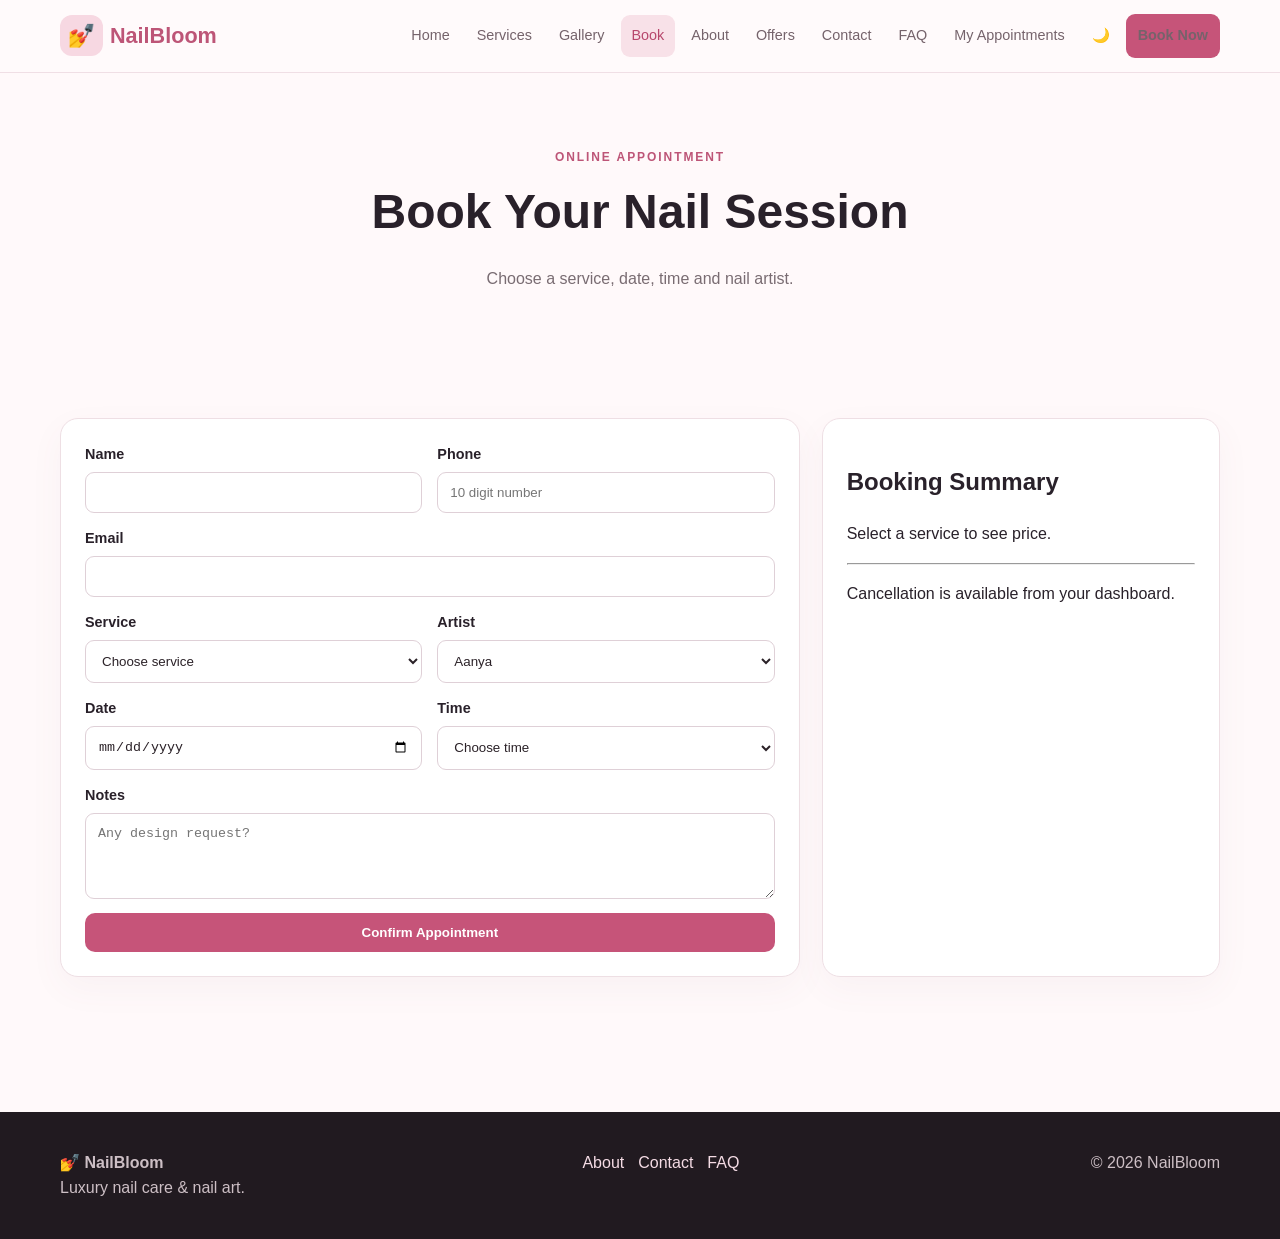
<file: pages/booking.html>
<!doctype html>
<html lang="en">

<head>
    <meta charset="UTF-8">
    <meta name="viewport" content="width=device-width,initial-scale=1">
    <title>Book Appointment | NailBloom</title>
    <link rel="stylesheet" href="../css/style.css">
</head>

<body data-page="booking">
    <div id="header"></div>
    <main>
        <section class="page-head container"><span class="eyebrow">ONLINE APPOINTMENT</span>
            <h1>Book Your Nail Session</h1>
            <p>Choose a service, date, time and nail artist.</p>
        </section>
        <section class="section container booking-layout">
            <form id="bookingForm" class="booking-card">
                <div class="form-grid"><label class="label">Name<input id="name" class="input" required></label><label
                        class="label">Phone<input id="phone" class="input" pattern="[0-9]{10}" required
                            placeholder="10 digit number"></label></div><label class="label">Email<input id="email"
                        class="input" type="email" required></label>
                <div class="form-grid"><label class="label">Service<select id="service" class="input"
                            required></select></label><label class="label">Artist<select id="artist"
                            class="input"></select></label></div>
                <div class="form-grid"><label class="label">Date<input id="date" class="input" type="date"
                            required></label><label class="label">Time<select id="time" class="input" required>
                            <option value="">Choose time</option>
                            <option>10:00 AM</option>
                            <option>11:30 AM</option>
                            <option>01:00 PM</option>
                            <option>02:30 PM</option>
                            <option>04:00 PM</option>
                            <option>05:30 PM</option>
                            <option>07:00 PM</option>
                        </select></label></div><label class="label">Notes<textarea id="notes" class="input" rows="4"
                        placeholder="Any design request?"></textarea></label><button class="btn pink full">Confirm
                    Appointment</button>
                <div id="msg"></div>
            </form>
            <aside class="booking-card summary">
                <h2>Booking Summary</h2>
                <p id="summary">Select a service to see price.</p>
                <hr>
                <p>Cancellation is available from your dashboard.</p>
            </aside>
        </section>
    </main>
    <div id="footer"></div>
    <script src="../js/app.js"></script>
    <script src="../js/data.js"></script>
    <script>const qs = new URLSearchParams(location.search); const sel = document.getElementById('service'); sel.innerHTML = '<option value="">Choose service</option>' + services.map(s => `<option value="${s.id}">${s.name} — ₹${s.price}</option>`).join(''); artist.innerHTML = artists.map(a => `<option>${a}</option>`).join(''); date.min = new Date().toISOString().split('T')[0]; if (qs.get('service')) sel.value = qs.get('service'); function update() { const s = services.find(x => x.id === sel.value); summary.innerHTML = s ? `<strong>${s.name}</strong><br>${s.time}<br><b>₹${s.price}</b>` : 'Select a service to see price.' } sel.onchange = update; update(); bookingForm.onsubmit = e => { e.preventDefault(); if (!bookingForm.checkValidity()) { bookingForm.reportValidity(); return } let list = getBookings(); const item = { id: Date.now(), name: name.value, phone: phone.value, email: email.value, service: sel.value, serviceName: services.find(x => x.id === sel.value).name, artist: artist.value, date: date.value, time: time.value, notes: notes.value, status: 'Confirmed' }; if (list.some(x => x.date === item.date && x.time === item.time && x.status === 'Confirmed')) { msg.innerHTML = '<p class="error">This time slot is already booked. Please choose another time.</p>'; return } list.push(item); saveBookings(list); msg.innerHTML = '<p class="success">Appointment confirmed! Check My Appointments for details.</p>'; toast('Appointment booked successfully'); bookingForm.reset(); update() };</script>
</body>

</html>
</file>
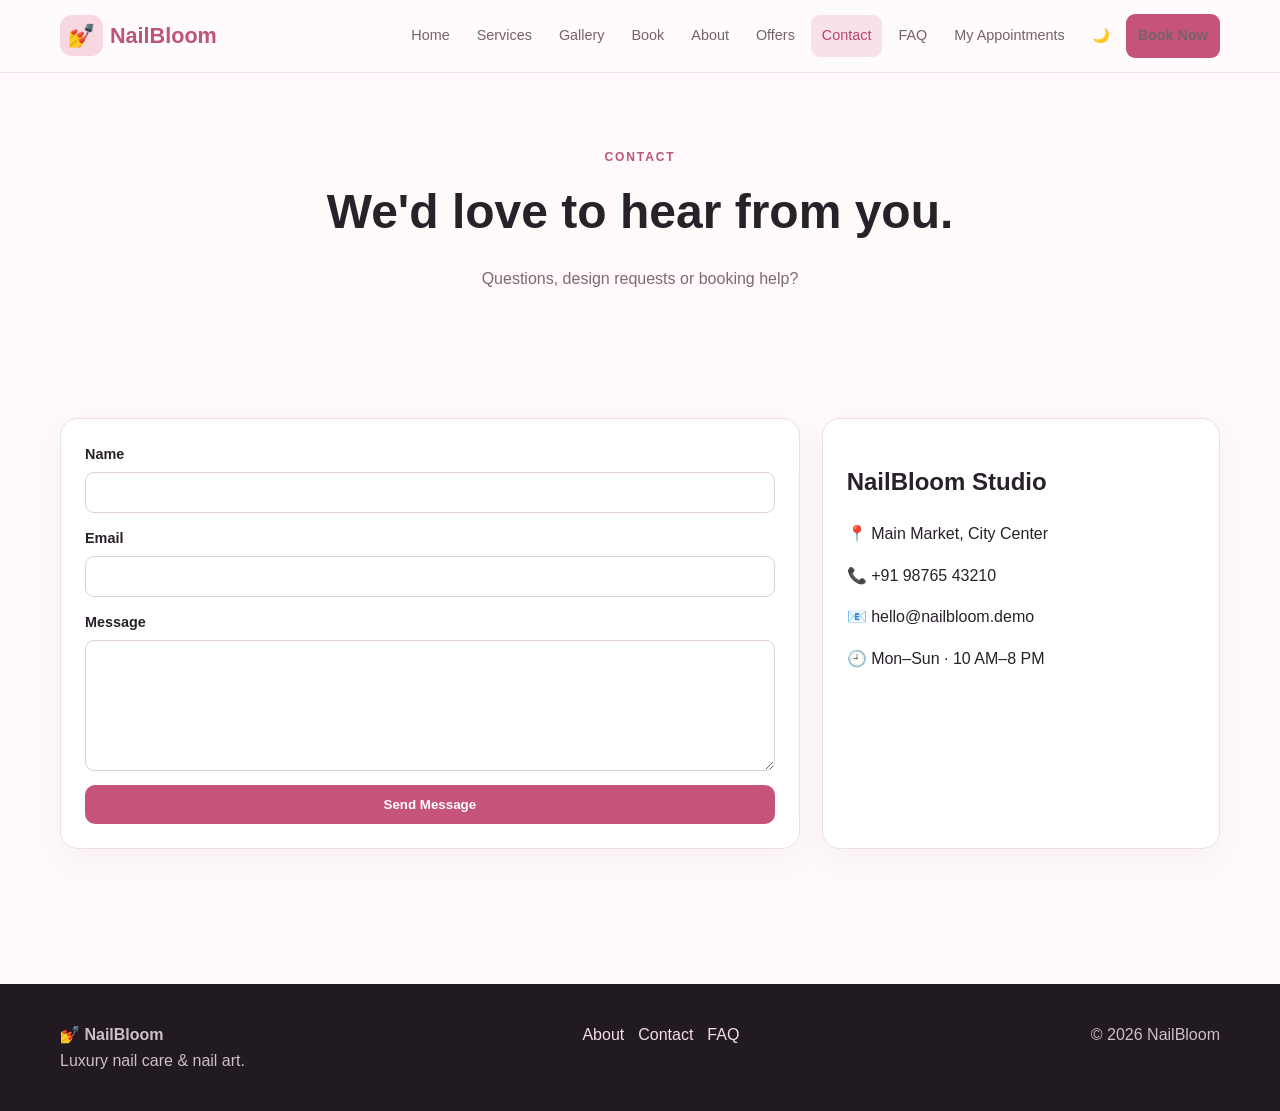
<file: pages/contact.html>
<!doctype html>
<html lang="en">

<head>
    <meta charset="UTF-8">
    <meta name="viewport" content="width=device-width,initial-scale=1">
    <title>Contact | NailBloom</title>
    <link rel="stylesheet" href="../css/style.css">
</head>

<body data-page="contact">
    <div id="header"></div>
    <main>
        <section class="page-head container"><span class="eyebrow">CONTACT</span>
            <h1>We'd love to hear from you.</h1>
            <p>Questions, design requests or booking help?</p>
        </section>
        <section class="section container booking-layout">
            <form id="contactForm" class="form-card"><label class="label">Name<input id="cname" class="input"
                        required></label><label class="label">Email<input id="cemail" class="input" type="email"
                        required></label><label class="label">Message<textarea id="cmsg" class="input" rows="7"
                        required></textarea></label><button class="btn pink full">Send Message</button>
                <div id="contactResult"></div>
            </form>
            <div class="card">
                <h2>NailBloom Studio</h2>
                <p>📍 Main Market, City Center</p>
                <p>📞 +91 98765 43210</p>
                <p>📧 hello@nailbloom.demo</p>
                <p>🕘 Mon–Sun · 10 AM–8 PM</p>
            </div>
        </section>
    </main>
    <div id="footer"></div>
    <script src="../js/app.js"></script>
    <script>contactForm.onsubmit = e => { e.preventDefault(); if (!contactForm.checkValidity()) { contactForm.reportValidity(); return } localStorage.setItem('nb_message', JSON.stringify({ name: cname.value, email: cemail.value, message: cmsg.value })); contactResult.innerHTML = '<p class="success">Thank you! Your message was saved.</p>'; contactForm.reset() }</script>
</body>

</html>
</file>
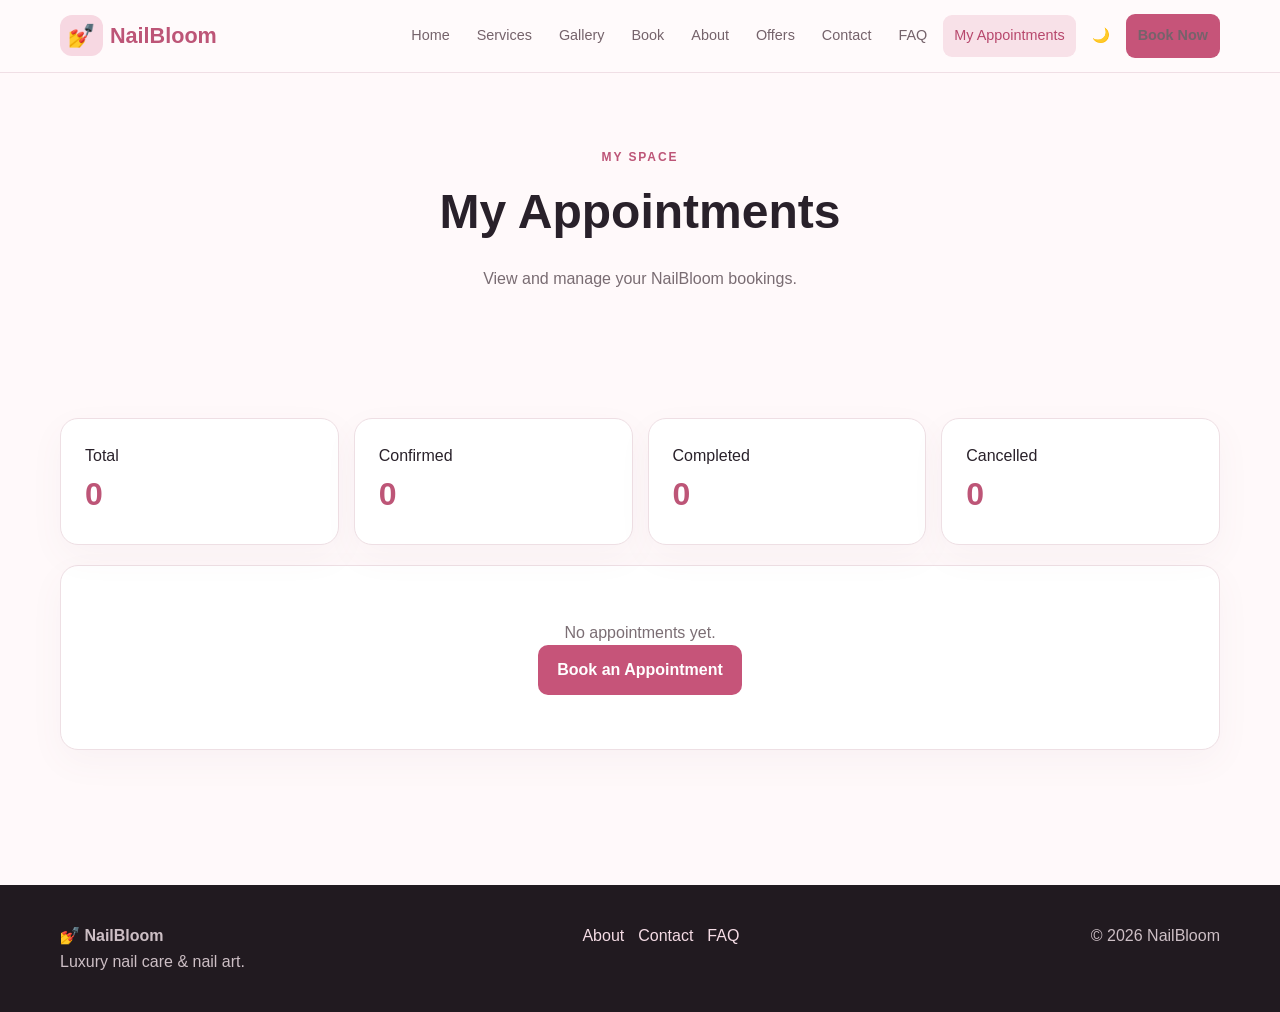
<file: pages/dashboard.html>
<!doctype html>
<html lang="en">

<head>
    <meta charset="UTF-8">
    <meta name="viewport" content="width=device-width,initial-scale=1">
    <title>My Appointments | NailBloom</title>
    <link rel="stylesheet" href="../css/style.css">
</head>

<body data-page="dashboard">
    <div id="header"></div>
    <main>
        <section class="page-head container"><span class="eyebrow">MY SPACE</span>
            <h1>My Appointments</h1>
            <p>View and manage your NailBloom bookings.</p>
        </section>
        <section class="section container">
            <div id="stats" class="stats"></div>
            <div id="list" class="booking-card" style="margin-top:20px"></div>
        </section>
    </main>
    <div id="footer"></div>
    <script src="../js/app.js"></script>
    <script src="../js/data.js"></script>
    <script>function render() { const b = getBookings(); stats.innerHTML = `<div class="stat"><span>Total</span><strong>${b.length}</strong></div><div class="stat"><span>Confirmed</span><strong>${b.filter(x => x.status === 'Confirmed').length}</strong></div><div class="stat"><span>Completed</span><strong>${b.filter(x => x.status === 'Completed').length}</strong></div><div class="stat"><span>Cancelled</span><strong>${b.filter(x => x.status === 'Cancelled').length}</strong></div>`; list.innerHTML = b.length ? `<div style="overflow:auto"><table class="table"><thead><tr><th>Service</th><th>Date</th><th>Time</th><th>Artist</th><th>Status</th><th>Action</th></tr></thead><tbody>${b.map(x => `<tr><td>${x.serviceName}</td><td>${x.date}</td><td>${x.time}</td><td>${x.artist}</td><td><span class="status">${x.status}</span></td><td>${x.status === 'Confirmed' ? `<button class="btn light" onclick="cancelBooking(${x.id})">Cancel</button>` : '—'}</td></tr>`).join('')}</tbody></table></div>` : '<div class="empty">No appointments yet.<br><a class="btn pink" href="booking.html">Book an Appointment</a></div>' } function cancelBooking(id) { const b = getBookings(); const x = b.find(a => a.id === id); if (x && confirm('Cancel this appointment?')) { x.status = 'Cancelled'; saveBookings(b); toast('Appointment cancelled'); render() } } document.addEventListener('DOMContentLoaded', render)</script>
</body>

</html>
</file>
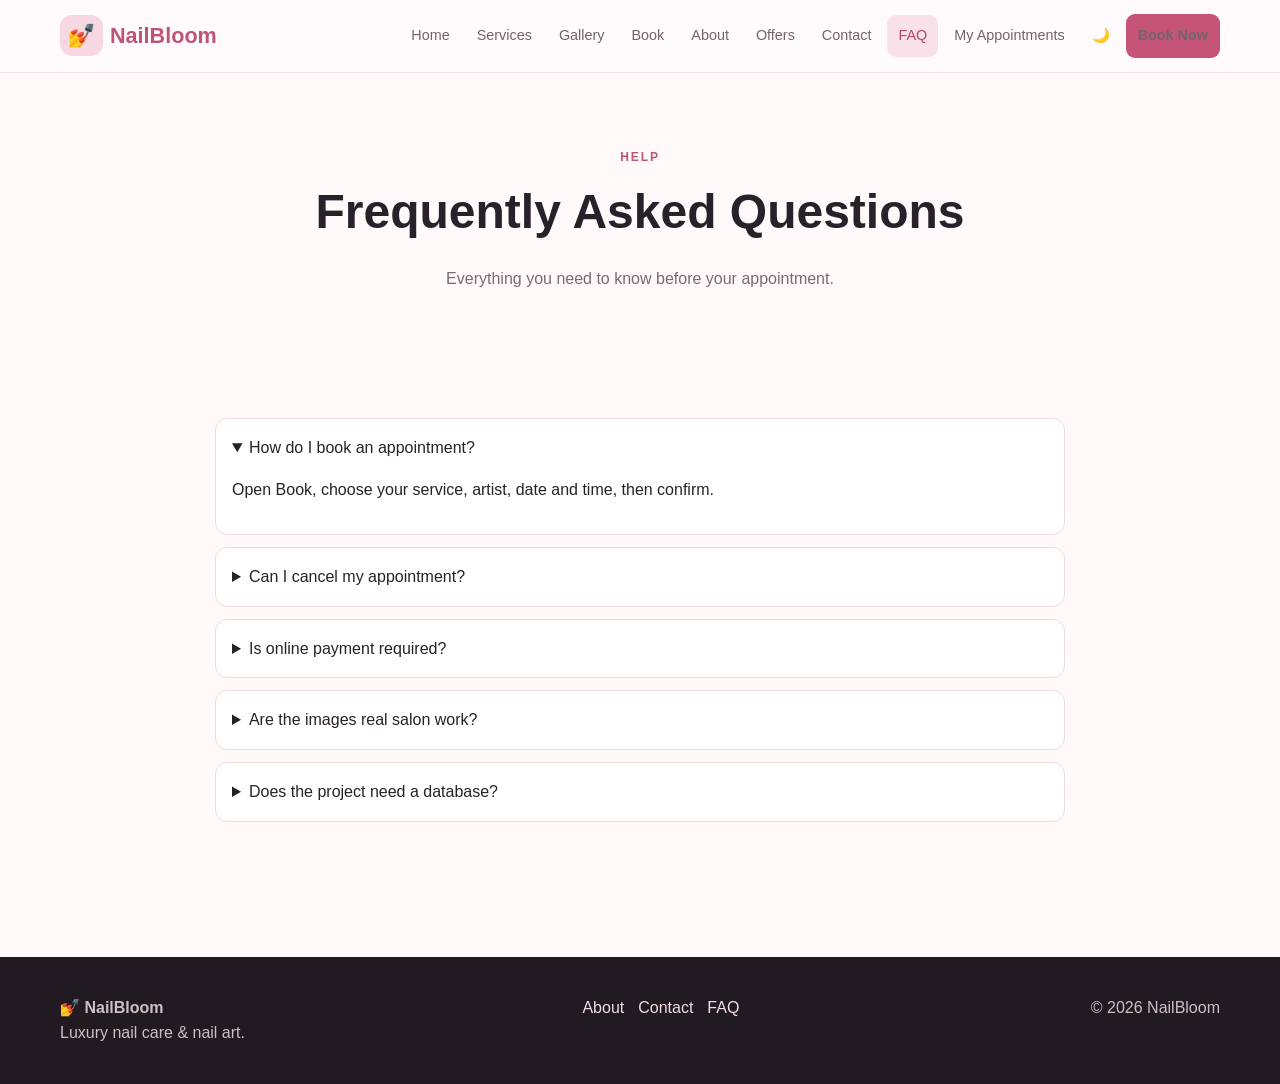
<file: pages/faq.html>
<!doctype html>
<html lang="en">

<head>
    <meta charset="UTF-8">
    <meta name="viewport" content="width=device-width,initial-scale=1">
    <title>FAQ | NailBloom</title>
    <link rel="stylesheet" href="../css/style.css">
</head>

<body data-page="faq">
    <div id="header"></div>
    <main>
        <section class="page-head container"><span class="eyebrow">HELP</span>
            <h1>Frequently Asked Questions</h1>
            <p>Everything you need to know before your appointment.</p>
        </section>
        <section class="section container">
            <div class="faq">
                <details open>
                    <summary>How do I book an appointment?</summary>
                    <p>Open Book, choose your service, artist, date and time, then confirm.</p>
                </details>
                <details>
                    <summary>Can I cancel my appointment?</summary>
                    <p>Yes. Open My Appointments and click Cancel on a confirmed booking.</p>
                </details>
                <details>
                    <summary>Is online payment required?</summary>
                    <p>No. This demo project does not process real payments.</p>
                </details>
                <details>
                    <summary>Are the images real salon work?</summary>
                    <p>The project uses publicly hosted demo photography for visual presentation.</p>
                </details>
                <details>
                    <summary>Does the project need a database?</summary>
                    <p>No. Booking and preference data are stored with browser LocalStorage.</p>
                </details>
            </div>
        </section>
    </main>
    <div id="footer"></div>
    <script src="../js/app.js"></script>
</body>

</html>
</file>
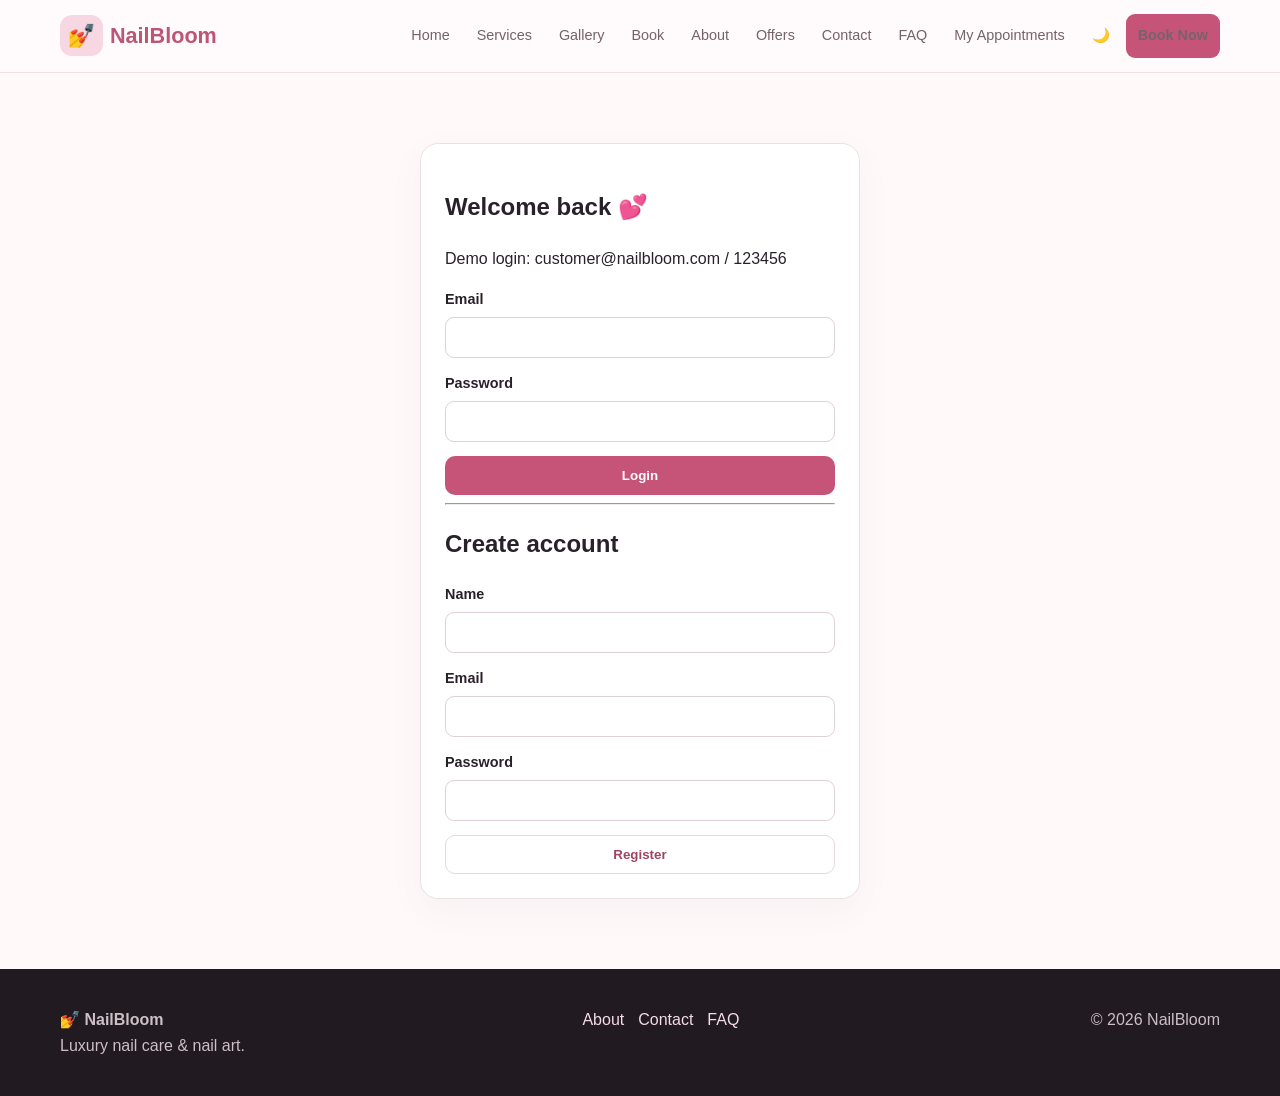
<file: pages/login.html>
<!doctype html>
<html lang="en">

<head>
    <meta charset="UTF-8">
    <meta name="viewport" content="width=device-width,initial-scale=1">
    <title>Login | NailBloom</title>
    <link rel="stylesheet" href="../css/style.css">
</head>

<body data-page="login">
    <div id="header"></div>
    <main>
        <section class="auth">
            <div class="form-card">
                <h1>Welcome back 💕</h1>
                <p>Demo login: customer@nailbloom.com / 123456</p>
                <form id="login"><label class="label">Email<input id="email" class="input" type="email"
                            required></label><label class="label">Password<input id="password" class="input"
                            type="password" required></label><button class="btn pink full">Login</button>
                    <div id="loginMsg"></div>
                </form>
                <hr>
                <h2>Create account</h2>
                <form id="register"><label class="label">Name<input id="rname" class="input" required></label><label
                        class="label">Email<input id="remail" class="input" type="email" required></label><label
                        class="label">Password<input id="rpass" class="input" type="password" minlength="6"
                            required></label><button class="btn light full">Register</button>
                    <div id="regMsg"></div>
                </form>
            </div>
        </section>
    </main>
    <div id="footer"></div>
    <script src="../js/app.js"></script>
    <script>login.onsubmit = e => { e.preventDefault(); if (email.value === 'customer@nailbloom.com' && password.value === '123456') { localStorage.setItem('nb_user', JSON.stringify({ name: 'NailBloom Customer', email: email.value })); loginMsg.innerHTML = '<p class="success">Login successful. Opening dashboard...</p>'; setTimeout(() => location.href = 'dashboard.html', 500) } else loginMsg.innerHTML = '<p class="error">Invalid demo login.</p>' }; register.onsubmit = e => { e.preventDefault(); localStorage.setItem('nb_user', JSON.stringify({ name: rname.value, email: remail.value })); regMsg.innerHTML = '<p class="success">Account created successfully.</p>'; setTimeout(() => location.href = 'dashboard.html', 500) }</script>
</body>

</html>
</file>
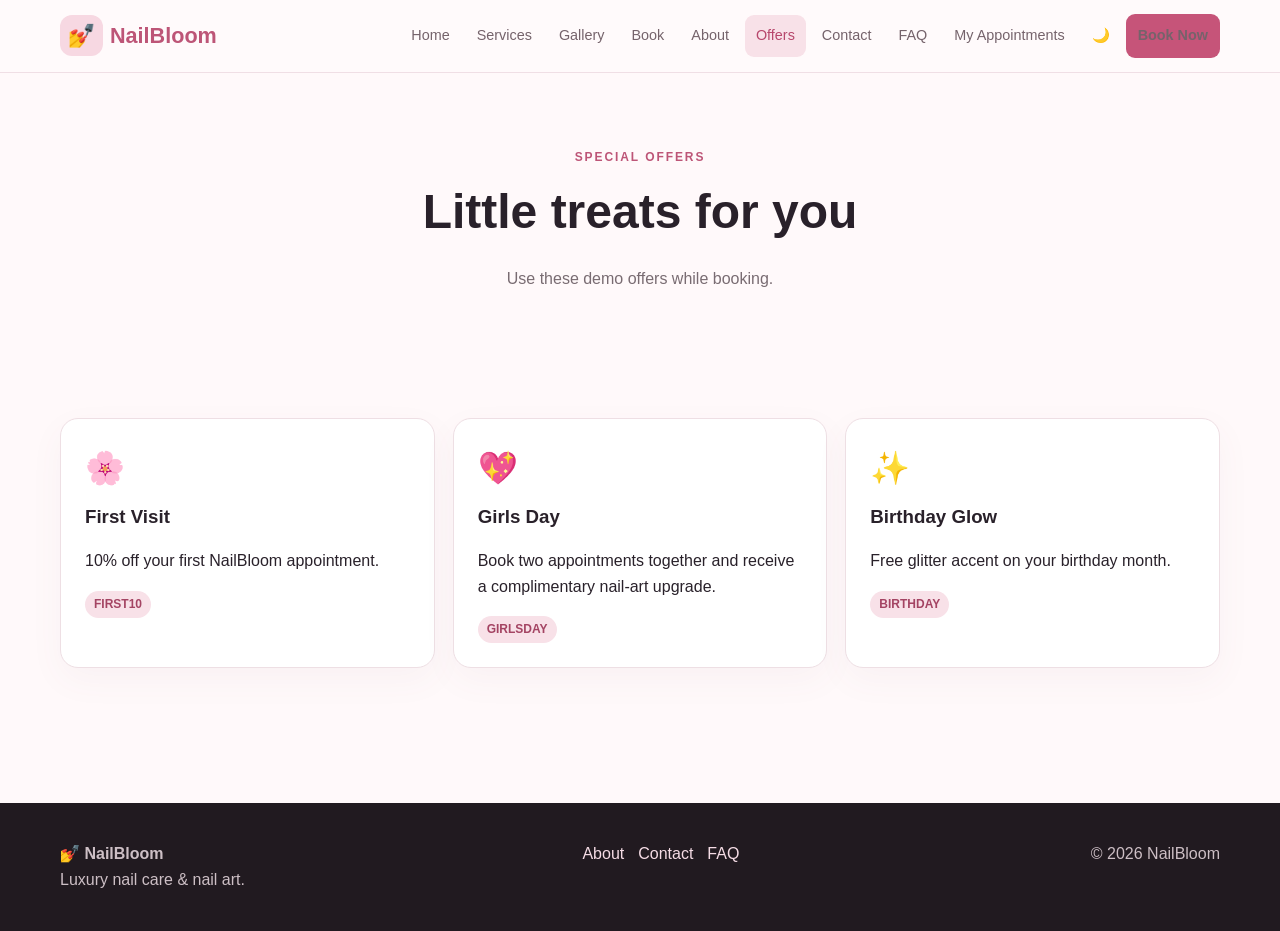
<file: pages/offers.html>
<!doctype html>
<html lang="en">

<head>
    <meta charset="UTF-8">
    <meta name="viewport" content="width=device-width,initial-scale=1">
    <title>Offers | NailBloom</title>
    <link rel="stylesheet" href="../css/style.css">
</head>

<body data-page="offers">
    <div id="header"></div>
    <main>
        <section class="page-head container"><span class="eyebrow">SPECIAL OFFERS</span>
            <h1>Little treats for you</h1>
            <p>Use these demo offers while booking.</p>
        </section>
        <section class="section container">
            <div class="grid three">
                <article class="card">
                    <div class="icon">🌸</div>
                    <h3>First Visit</h3>
                    <p>10% off your first NailBloom appointment.</p><span class="tag">FIRST10</span>
                </article>
                <article class="card">
                    <div class="icon">💖</div>
                    <h3>Girls Day</h3>
                    <p>Book two appointments together and receive a complimentary nail-art upgrade.</p><span
                        class="tag">GIRLSDAY</span>
                </article>
                <article class="card">
                    <div class="icon">✨</div>
                    <h3>Birthday Glow</h3>
                    <p>Free glitter accent on your birthday month.</p><span class="tag">BIRTHDAY</span>
                </article>
            </div>
        </section>
    </main>
    <div id="footer"></div>
    <script src="../js/app.js"></script>
</body>

</html>
</file>
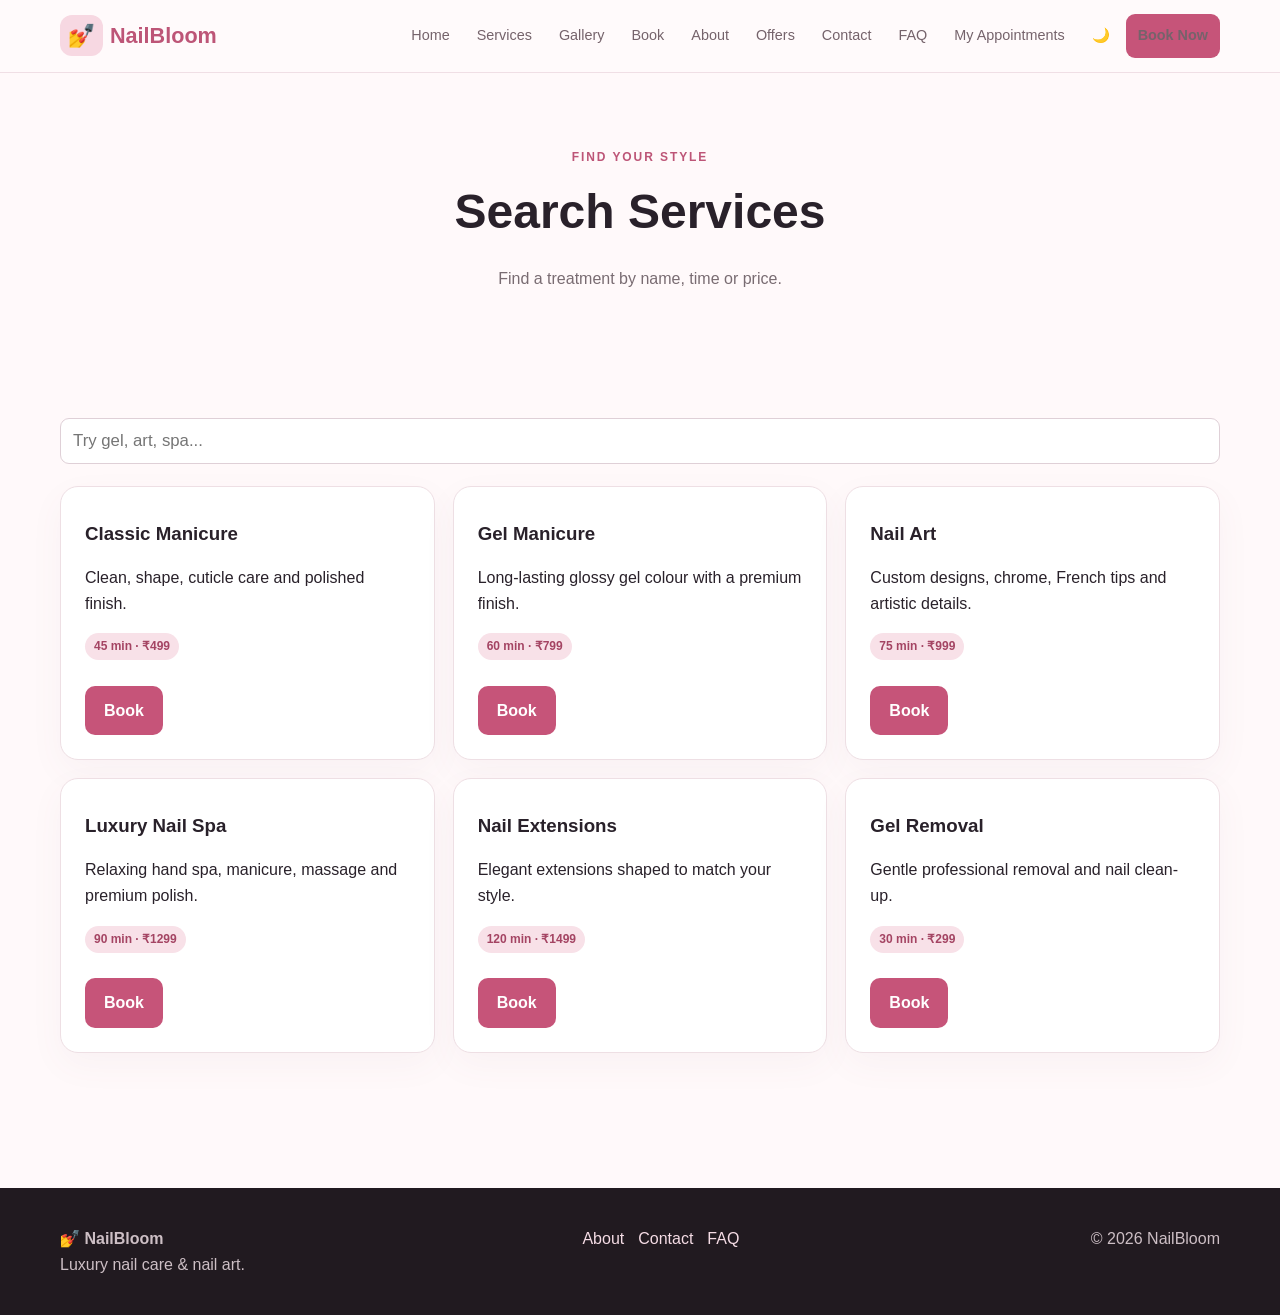
<file: pages/search.html>
<!doctype html>
<html lang="en">

<head>
    <meta charset="UTF-8">
    <meta name="viewport" content="width=device-width,initial-scale=1">
    <title>Search | NailBloom</title>
    <link rel="stylesheet" href="../css/style.css">
</head>

<body data-page="search">
    <div id="header"></div>
    <main>
        <section class="page-head container"><span class="eyebrow">FIND YOUR STYLE</span>
            <h1>Search Services</h1>
            <p>Find a treatment by name, time or price.</p>
        </section>
        <section class="section container"><input id="q" class="input" placeholder="Try gel, art, spa..."
                style="font-size:1.05rem">
            <div id="results" class="grid three" style="margin-top:22px"></div>
        </section>
    </main>
    <div id="footer"></div>
    <script src="../js/app.js"></script>
    <script src="../js/data.js"></script>
    <script>function go() { let x = q.value.toLowerCase(); results.innerHTML = services.filter(s => (s.name + ' ' + s.desc + ' ' + s.time).toLowerCase().includes(x)).map(s => `<article class="card"><h3>${s.name}</h3><p>${s.desc}</p><span class="tag">${s.time} · ₹${s.price}</span><br><br><a class="btn pink" href="booking.html?service=${s.id}">Book</a></article>`).join('') || '<div class="empty">No matching service.</div>' } document.addEventListener('DOMContentLoaded', go); q.oninput = go</script>
</body>

</html>
</file>
<file: css/style.css>
* {
    box-sizing: border-box
}

body {
    margin: 0;
    font-family: Inter, Arial, sans-serif;
    background: #fff9fa;
    color: #29212a;
    line-height: 1.6
}

body.dark {
    background: #181318;
    color: #f8edf2
}

a {
    text-decoration: none;
    color: inherit
}

img {
    max-width: 100%;
    display: block
}

.container,
.section {
    width: min(1160px, 92%);
    margin: auto
}

.navbar {
    position: sticky;
    top: 0;
    z-index: 20;
    background: #fffafbf2;
    backdrop-filter: blur(12px);
    border-bottom: 1px solid #f0dfe5
}

.dark .navbar {
    background: #181318ee;
    border-color: #3b2c35
}

.nav {
    width: min(1160px, 92%);
    margin: auto;
    min-height: 72px;
    display: flex;
    align-items: center;
    justify-content: space-between
}

.logo {
    font-weight: 900;
    font-size: 1.35rem;
    color: #bd5577
}

.logo span {
    background: #f7d8e2;
    padding: 8px;
    border-radius: 12px;
    margin-right: 7px
}

.links {
    display: flex;
    gap: 5px;
    align-items: center
}

.links a,
.theme {
    padding: 9px 11px;
    border-radius: 9px;
    color: #75636b;
    font-size: .9rem
}

.links a:hover,
.links a.active {
    background: #f8e1e8;
    color: #b7476c
}

.theme {
    border: 0;
    background: transparent;
    cursor: pointer
}

.menu {
    display: none;
    border: 0;
    background: none;
    font-size: 1.5rem
}

.btn {
    display: inline-block;
    padding: 11px 18px;
    border-radius: 10px;
    font-weight: 800;
    border: 1px solid transparent;
    cursor: pointer
}

.pink {
    background: #c65479;
    color: white
}

.light {
    background: white;
    border-color: #ead7de;
    color: #9e4563
}

.hero {
    width: min(1160px, 92%);
    margin: auto;
    min-height: 610px;
    display: grid;
    grid-template-columns: 1.05fr .95fr;
    gap: 55px;
    align-items: center
}

.eyebrow {
    font-size: .75rem;
    letter-spacing: .16em;
    font-weight: 900;
    color: #bd5577
}

.hero h1 {
    font-size: clamp(3rem, 6vw, 5.5rem);
    line-height: 1.02;
    margin: 14px 0
}

.hero h1 em {
    color: #c65479;
    font-style: normal
}

.hero p {
    max-width: 620px;
    color: #796c72;
    font-size: 1.1rem;
    margin-bottom: 28px
}

.hero-photo {
    border-radius: 30px;
    overflow: hidden;
    box-shadow: 0 25px 60px #8b52631f
}

.hero-photo img {
    width: 100%;
    height: 560px;
    object-fit: cover
}

.section {
    padding: 75px 0
}

.title {
    margin-bottom: 28px
}

.title h2 {
    font-size: 2.25rem;
    margin: 5px 0
}

.title p,
.feature p,
.service p {
    color: #776b71
}

.grid {
    display: grid;
    gap: 18px
}

.three {
    grid-template-columns: repeat(3, 1fr)
}

.card,
.form-card,
.booking-card,
.stat {
    background: #fff;
    border: 1px solid #eedfe4;
    border-radius: 18px;
    padding: 24px;
    box-shadow: 0 12px 35px #7e53600c
}

.dark .card,
.dark .form-card,
.dark .booking-card,
.dark .stat {
    background: #211b20;
    border-color: #40313a
}

.card h3 {
    margin: 8px 0
}

.icon {
    font-size: 2rem
}

.blush {
    max-width: none;
    width: 100%;
    background: #fff0f4;
    padding-left: 4%;
    padding-right: 4%
}

.gallery-grid {
    width: min(1160px, 100%);
    margin: auto;
    display: grid;
    grid-template-columns: repeat(4, 1fr);
    gap: 14px
}

.gallery-grid img {
    height: 280px;
    width: 100%;
    object-fit: cover;
    border-radius: 18px
}

.feature {
    display: grid;
    grid-template-columns: 1fr 1fr;
    gap: 60px;
    align-items: center
}

.checks {
    display: grid;
    gap: 10px
}

.checks p {
    background: #fff;
    padding: 15px;
    border-radius: 10px;
    margin: 0;
    border: 1px solid #eedfe4
}

.dark .checks p {
    background: #211b20;
    border-color: #40313a
}

.page-head {
    padding: 70px 0 35px;
    text-align: center
}

.page-head h1 {
    font-size: 3rem;
    margin: 5px
}

.page-head p {
    color: #796c72
}

.toolbar {
    display: flex;
    gap: 12px;
    margin-bottom: 22px
}

.input {
    width: 100%;
    padding: 12px;
    border: 1px solid #dfd0d7;
    border-radius: 9px;
    background: #fff;
    color: #2b2228
}

.dark .input {
    background: #181318;
    color: white;
    border-color: #4a3942
}

.service-img {
    width: 100%;
    height: 210px;
    object-fit: cover;
    border-radius: 13px;
    margin-bottom: 15px
}

.tag {
    display: inline-block;
    background: #f8e1e8;
    color: #a44463;
    padding: 4px 9px;
    border-radius: 99px;
    font-size: .75rem;
    font-weight: 800
}

.gallery-filter {
    display: flex;
    gap: 8px;
    flex-wrap: wrap;
    margin-bottom: 22px
}

.gallery-filter button {
    border: 1px solid #e6d3da;
    background: white;
    border-radius: 999px;
    padding: 8px 13px;
    cursor: pointer
}

.gallery-filter button.active {
    background: #c65479;
    color: #fff
}

.gallery-items {
    display: grid;
    grid-template-columns: repeat(3, 1fr);
    gap: 18px
}

.gallery-items img {
    height: 330px;
    width: 100%;
    object-fit: cover;
    border-radius: 18px
}

.form-grid {
    display: grid;
    grid-template-columns: 1fr 1fr;
    gap: 15px
}

.label {
    display: grid;
    gap: 6px;
    font-weight: 700;
    font-size: .9rem;
    margin-bottom: 14px
}

.full {
    width: 100%
}

.booking-layout {
    display: grid;
    grid-template-columns: 1.3fr .7fr;
    gap: 22px
}

.summary {
    position: sticky;
    top: 90px
}

.success {
    padding: 14px;
    background: #e4f8ec;
    color: #17663e;
    border-radius: 10px;
    margin-top: 15px
}

.error {
    color: #a82f4f
}

.table {
    width: 100%;
    border-collapse: collapse
}

.table th,
.table td {
    text-align: left;
    padding: 13px;
    border-bottom: 1px solid #eadde2
}

.status {
    padding: 4px 8px;
    border-radius: 99px;
    background: #fce7ee;
    color: #a83f61;
    font-size: .75rem
}

.faq {
    display: grid;
    gap: 12px;
    max-width: 850px;
    margin: auto
}

.faq details {
    background: white;
    border: 1px solid #eadde2;
    padding: 16px;
    border-radius: 12px
}

.dark .faq details {
    background: #211b20;
    border-color: #40313a
}

.auth {
    max-width: 440px;
    margin: 70px auto
}

.stats {
    display: grid;
    grid-template-columns: repeat(4, 1fr);
    gap: 15px
}

.stat strong {
    display: block;
    font-size: 2rem;
    color: #bd5577
}

.empty {
    text-align: center;
    padding: 30px;
    color: #7b6e74
}

.footer {
    background: #211a20;
    color: #cdbfc5;
    padding: 38px 0;
    margin-top: 60px
}

.footer-inner {
    width: min(1160px, 92%);
    margin: auto;
    display: flex;
    justify-content: space-between;
    gap: 20px
}

.footer a {
    color: #f5dce5;
    margin-right: 14px
}

.toast {
    position: fixed;
    right: 20px;
    bottom: 20px;
    background: #2b2026;
    color: #fff;
    padding: 13px 18px;
    border-radius: 10px;
    z-index: 99
}

@media(max-width:900px) {
    .links a:not(.book) {
        display: none
    }

    .menu {
        display: block
    }

    .links.open {
        position: absolute;
        top: 72px;
        left: 0;
        right: 0;
        background: white;
        display: flex;
        flex-direction: column;
        padding: 15px
    }

    .dark .links.open {
        background: #181318
    }

    .links.open a {
        display: block;
        width: 100%
    }

    .hero,
    .feature,
    .booking-layout {
        grid-template-columns: 1fr
    }

    .hero-photo img {
        height: 430px
    }

    .three,
    .gallery-items {
        grid-template-columns: 1fr 1fr
    }

    .gallery-grid {
        grid-template-columns: 1fr 1fr
    }

    .stats {
        grid-template-columns: 1fr 1fr
    }
}

@media(max-width:600px) {

    .three,
    .gallery-items,
    .gallery-grid,
    .form-grid {
        grid-template-columns: 1fr
    }

    .hero h1 {
        font-size: 3rem
    }

    .hero-actions {
        display: grid;
        gap: 10px
    }

    .footer-inner {
        flex-direction: column
    }

    .page-head h1 {
        font-size: 2.3rem
    }
}
</file>
